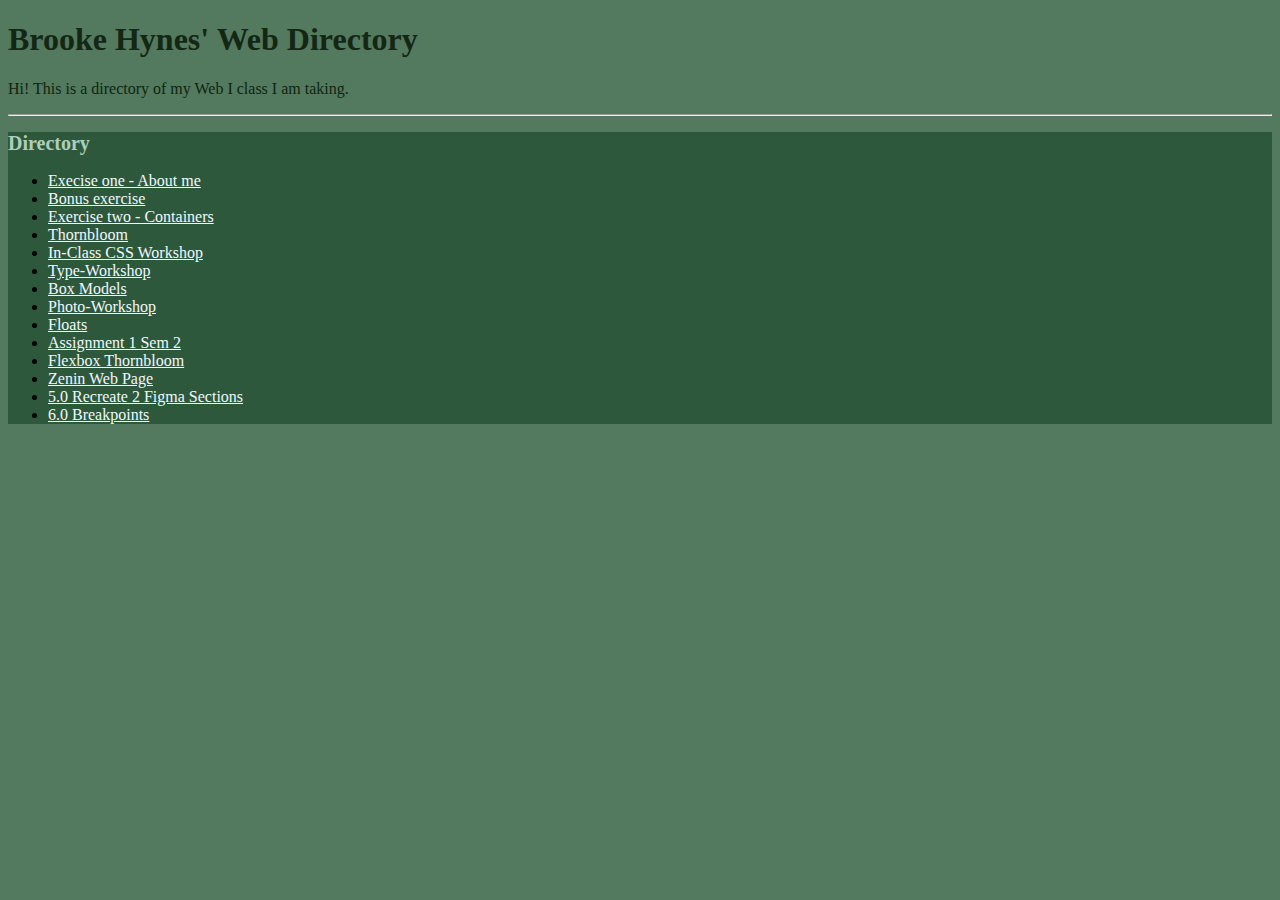
<file: index.html>
<!doctype html>
<html lang="en">
    <head>
        <meta charset="UTF-8" />
        <title>Title</title>
    </head>
    
    <body>
        <h1>Brooke Hynes' Web Directory</h1>
        <p>Hi! This is a directory of my Web I class I am taking.</p>
        <hr/>
        
        <link rel="stylesheet" href="css/styles.css" />
        
       <div class="box-bg">
        <h2>Directory</h2>
        
        <ul>
            <li>
                <a href="exercise-one/index.html">Execise one - About me</a>
            </li>
            <li>
                <a href="bonus-exercise/index.html">Bonus exercise</a>
            </li>
            <li>
                <a href="exercise-two/index.html">Exercise two - Containers</a>
            </li>
            <li>
            <a href="exercise-3-thornbloom/Index.html">Thornbloom</a>
            </li>
            <li>
            <a href="linking-css/index.html">In-Class CSS Workshop</a>
            </li>
            <li>
            <a href="type-workshop/type.html">Type-Workshop</a>
            </li>
            <li>
            <a href="Box-Model/box.html">Box Models</a>
            </li>
            <li>
            <a href="photo-workshop/Photo.html"> Photo-Workshop</a>
            </li>
            <li>
            <a href="floats/float.html"> Floats</a>
            </li>
            <li>
            <a href="assignment-one-sem2/index.html"> Assignment 1 Sem 2</a>
            </li>
            <li>
            <a href="thornbloom-flex/index.html">Flexbox Thornbloom</a>
            </li>
            <li>
            <a href="zenin/index.html">Zenin Web Page</a>
            </li>
            <li>
            <a href="flex-sections-rebuild/index.html">5.0 Recreate 2 Figma Sections</a>
            </li>
            <li>
            <a href="Provided-Site/index.html">6.0 Breakpoints</a>
            </li>
         </ul>
        </div>
    </body>
    
</html>
</file>
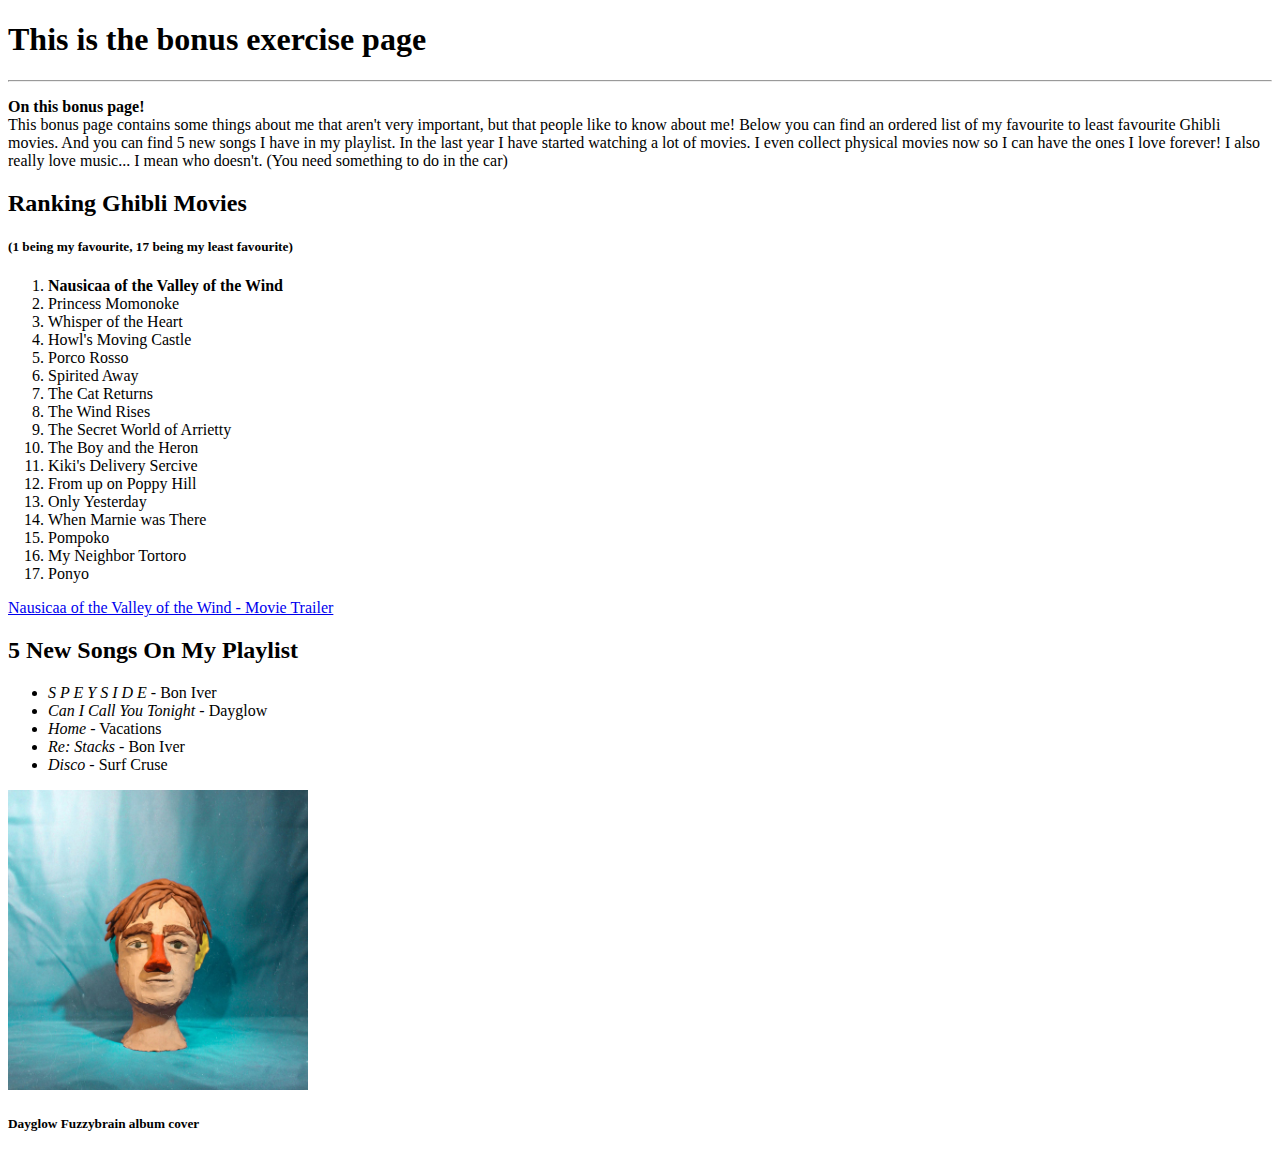
<file: Index.html>
<!DOCTYPE html>
<html lang="en">
    <head>
        <meta charset="UTF-8" />
        <title>Title</title>
    </head>
    <body>
        <h1>This is the bonus exercise page</h1>
        
        <hr>
        <p><strong>On this bonus page!</strong> <br> This bonus page contains some things about me that aren't very important, but that people like to know about me! Below you can find an ordered list of my favourite to least favourite Ghibli movies. And you can find 5 new songs I have in my playlist. In the last year I have started watching a lot of movies. I even collect physical movies now so I can have the ones I love forever! I also really love music... I mean who doesn't. (You need something to do in the car) 
            
        <h2>Ranking Ghibli Movies</h2>
        
        <h5>(1 being my favourite, 17 being my least favourite)</h5>
        
        <!--I love all the Ghibli movies so this is a really hard list to make-->
        
        <ol>
            <li><strong>Nausicaa of the Valley of the Wind</strong></li>
            <li>Princess Momonoke</li>
            <li>Whisper of the Heart</li>
            <li>Howl's Moving Castle</li>
            <li>Porco Rosso</li>
            <li>Spirited Away</li>
            <li>The Cat Returns</li>
            <li>The Wind Rises</li>
            <li>The Secret World of Arrietty</li>
            <li>The Boy and the Heron</li>
            <li>Kiki's Delivery Sercive</li>
            <li>From up on Poppy Hill</li>
            <li>Only Yesterday</li>
            <li>When Marnie was There</li>
            <li>Pompoko</li>
            <li>My Neighbor Tortoro</li>
            <li>Ponyo</li>
        </ol>
        
        <a href="https://www.youtube.com/watch?v=6zhLBe319KE">Nausicaa of the Valley of the Wind - Movie Trailer</a>
        
        <h2>5 New Songs On My Playlist</h2>
        
        <ul>
            <li><em>S P E Y S I D E</em> - Bon Iver</li>
            <li><em>Can I Call You Tonight</em> - Dayglow</li>
            <li><em>Home</em> - Vacations</li>
            <li><em>Re: Stacks</em> - Bon Iver</li>
            <li><em>Disco</em> - Surf Cruse</li>
        
        </ul>
        
        <img src="assets/Dayglow.jpeg" alt="Dayglow Fuzzybrain Album Cover" width=300 height=300>
        <h5>Dayglow Fuzzybrain album cover</h5>
        
        
        
        
    </body>
</html>
</file>
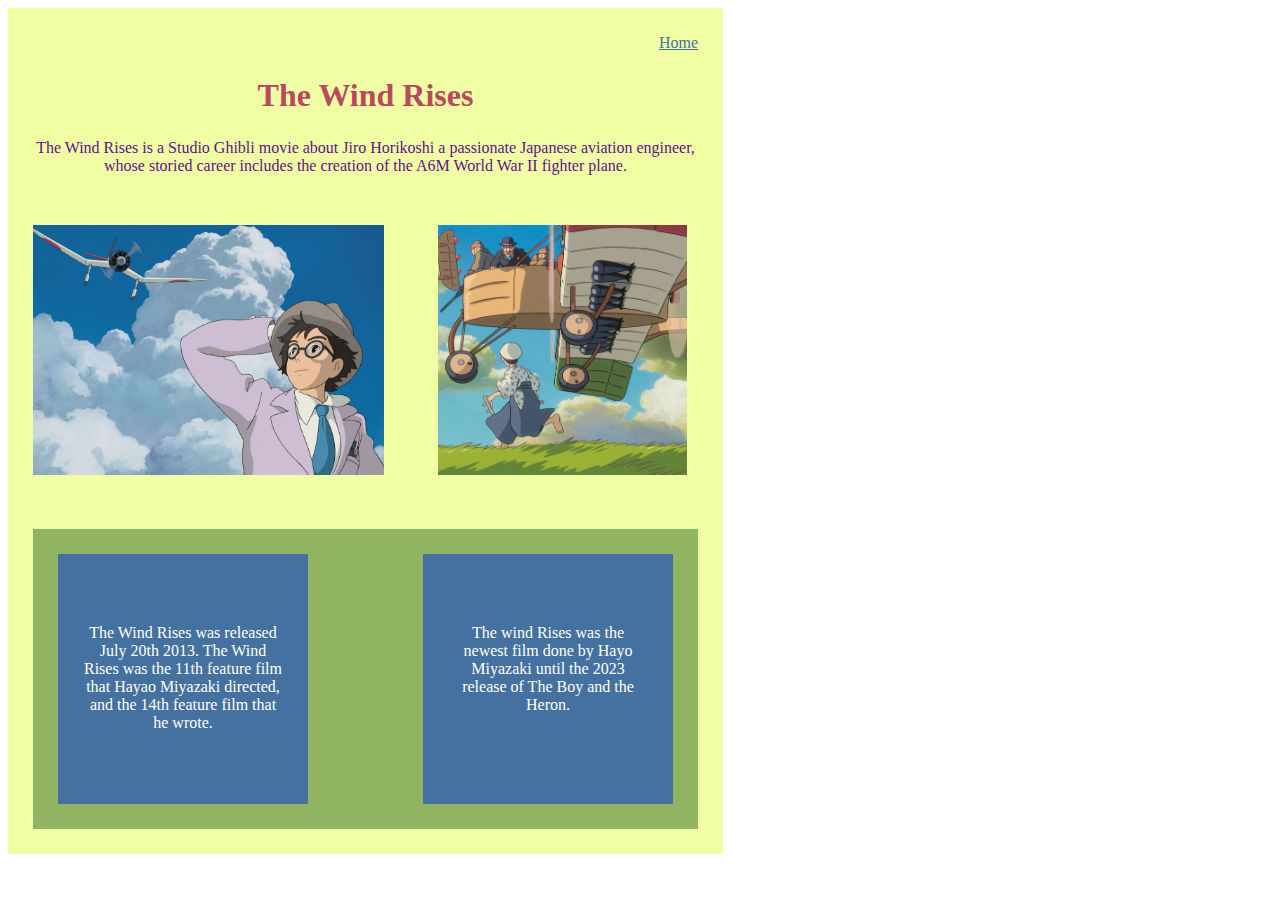
<file: assignment-one-sem2/index.html>
<!doctype html>
<html lang="en">
    <head>
        <meta charset="UTF-8" />
        <title>Title</title>
        <link rel="stylesheet" href="css/styles.css" />
    </head>
    <body>
        <div class="yellow-background">
            <nav class="navigation">
                <a href="../index.html">Home</a>
            </nav>
            <h1>The Wind Rises</h1>

            <p class="p1">
                The Wind Rises is a Studio Ghibli movie about Jiro Horikoshi a passionate Japanese aviation engineer,
                whose storied career includes the creation of the A6M World War II fighter plane.
            </p>

            <img class="movie-photo-1" src="assets/the-wind-rises-jiro.jpg" alt="Jiro looking at a plane" />

            <img class="movie-photo-2" src="assets/twr.jpg" alt="man chasing plane" />

            <div class="green-container">
                <div class="blue-box-one">
                    <p class="p2">
                        The Wind Rises was released July 20th 2013. The Wind Rises was the 11th feature film that Hayao
                        Miyazaki directed, and the 14th feature film that he wrote.
                    </p>
                </div>
                <div class="blue-box-two">
                    <p class="p3">
                        The wind Rises was the newest film done by Hayo Miyazaki until the 2023 release of The Boy and
                        the Heron.
                    </p>
                </div>
            </div>
        </div>
    </body>
</html>
</file>
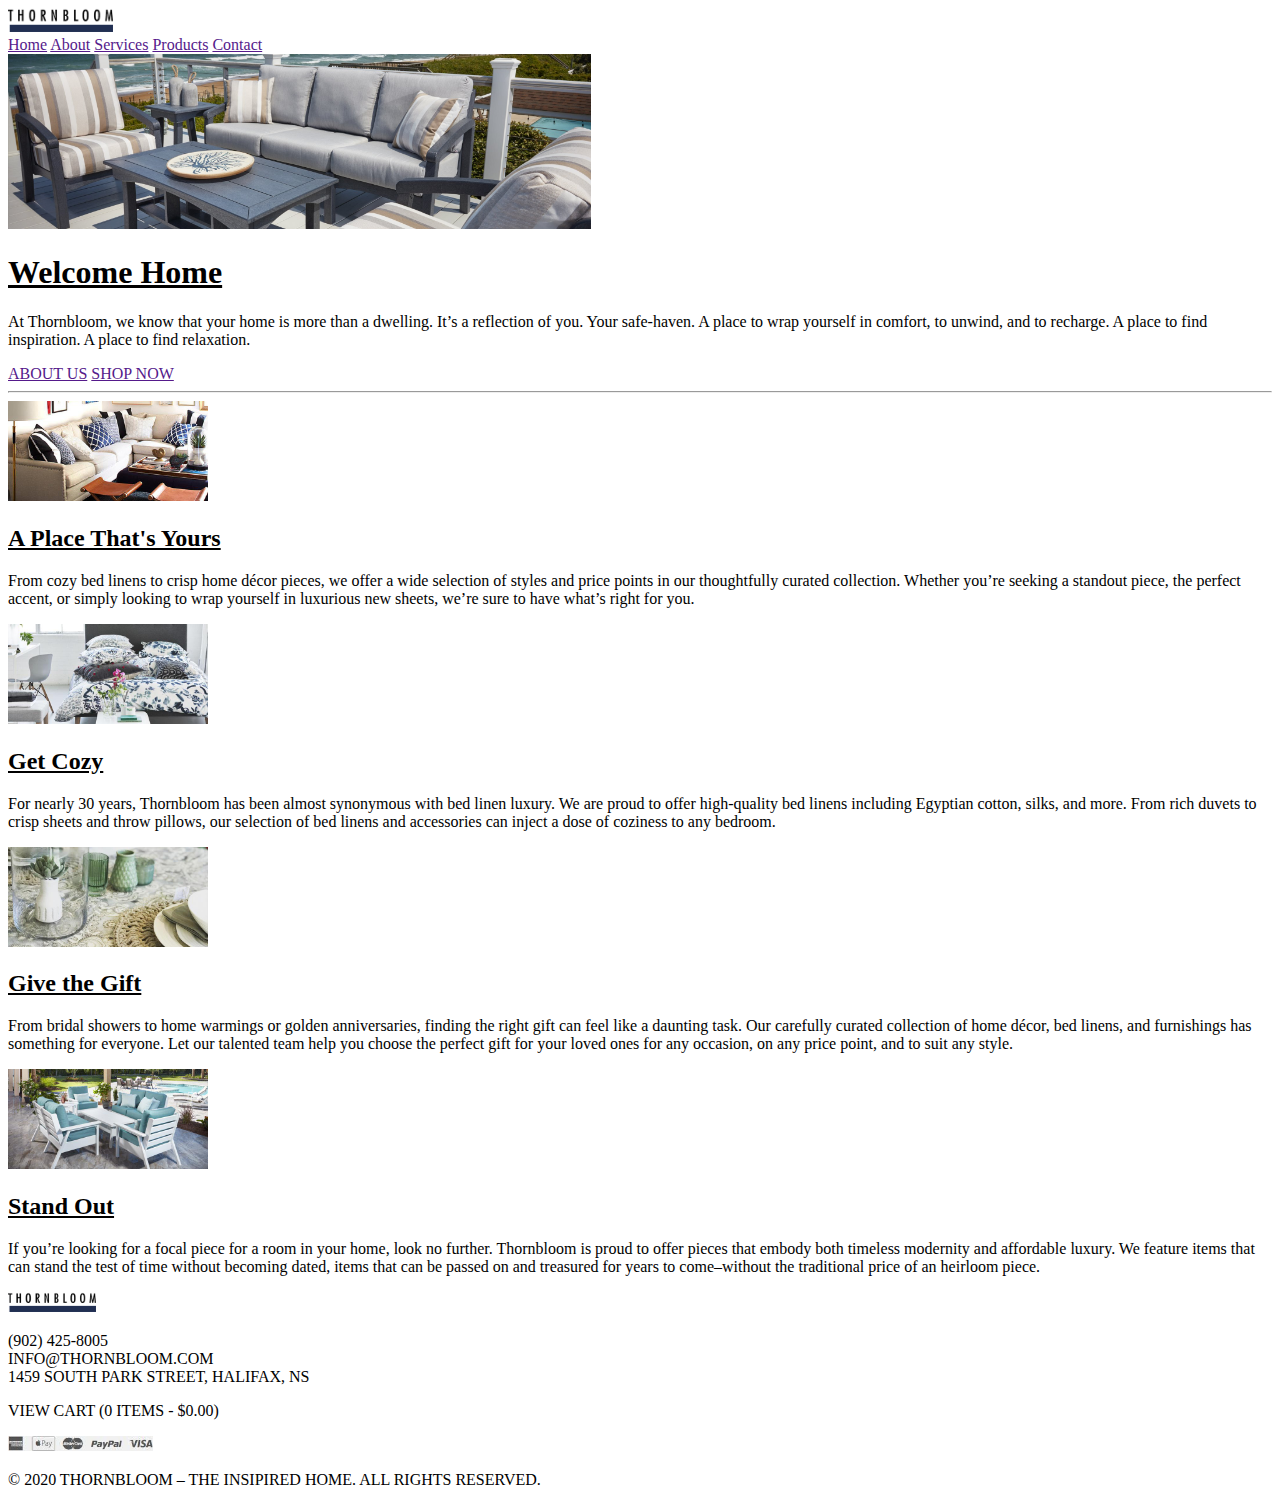
<file: exercise-3-thornbloom/Index.html>
<!doctype html>
<html lang="en">
    <head>
        <meta charset="UTF-8" />
        <title>Title</title>
    </head>
    <body>
        <!-- navigation bar -->
        <div>
            <img src="assets/thornbloom-logo.png" height="24px" alt="thornbloom logo" />
            <nav>
                <a href="">Home</a> <a href="">About</a> <a href="">Services</a> <a href="">Products</a>
                <a href="">Contact</a>
            </nav>
            <img src="assets/banner-img.jpg" height="175px" alt="Deck chairs banne" />
        </div>

        <!--hero section-->
        <header>
            <h1><u>Welcome Home</u></h1>
        </header>
        <div>
            <p>
                At Thornbloom, we know that your home is more than a dwelling. It’s a reflection of you. Your
                safe-haven. A place to wrap yourself in comfort, to unwind, and to recharge. A place to find
                inspiration. A place to find relaxation.
            </p>
        </div>
        <!-- navigation bar -->
        <nav>
            <a href="">ABOUT US</a>
            <a href="">SHOP NOW</a>
        </nav>

        <hr />

        <!--main content-->
        <main>
            <!--card one-->
            <section>
                <img src="assets/callout-img-01.jpg" height="100px" alt="calloutimg1" />
                <h2><u>A Place That's Yours</u></h2>
                <p>
                    From cozy bed linens to crisp home décor pieces, we offer a wide selection of styles and price
                    points in our thoughtfully curated collection. Whether you’re seeking a standout piece, the perfect
                    accent, or simply looking to wrap yourself in luxurious new sheets, we’re sure to have what’s right
                    for you.
                </p>
            </section>
            <!-- card two-->
            <section>
                <img src="assets/callout-img-02.jpg" height="100px" alt="calloutimg2" />
                <h2><u>Get Cozy</u></h2>
                <p>
                    For nearly 30 years, Thornbloom has been almost synonymous with bed linen luxury. We are proud to
                    offer high-quality bed linens including Egyptian cotton, silks, and more. From rich duvets to crisp
                    sheets and throw pillows, our selection of bed linens and accessories can inject a dose of coziness
                    to any bedroom.
                </p>
            </section>
            <!-- card three -->
            <section>
                <img src="assets/callout-img-03.jpg" height="100px" alt="aloutimg3" />
                <h2><u>Give the Gift</u></h2>
                <p>
                    From bridal showers to home warmings or golden anniversaries, finding the right gift can feel like a
                    daunting task. Our carefully curated collection of home décor, bed linens, and furnishings has
                    something for everyone. Let our talented team help you choose the perfect gift for your loved ones
                    for any occasion, on any price point, and to suit any style.
                </p>
            </section>
            <!-- card four -->
            <section>
                <img src="assets/callout-img-04.jpg" height="100px" alt="calloutimg4" />
                <h2><u>Stand Out</u></h2>
                <p>
                    If you’re looking for a focal piece for a room in your home, look no further. Thornbloom is proud to
                    offer pieces that embody both timeless modernity and affordable luxury. We feature items that can
                    stand the test of time without becoming dated, items that can be passed on and treasured for years
                    to come–without the traditional price of an heirloom piece.
                </p>
            </section>
        </main>
        
        <!-- footer -->
        <footer>
            <img src="assets/thornbloom-logo.png" height="20px" alt="thornbloom logo footer" />
            <p>
                (902) 425-8005 <br />
                INFO@THORNBLOOM.COM <br />
                1459 SOUTH PARK STREET, HALIFAX, NS
            </p>

            <p>VIEW CART (0 ITEMS - $0.00)</p>
            <img src="assets/payment-icons.jpg" height="15px" alt="payment icons" />

            <p>© 2020 THORNBLOOM – THE INSIPIRED HOME. ALL RIGHTS RESERVED.</p>
        </footer>
    </body>
</html>
</file>
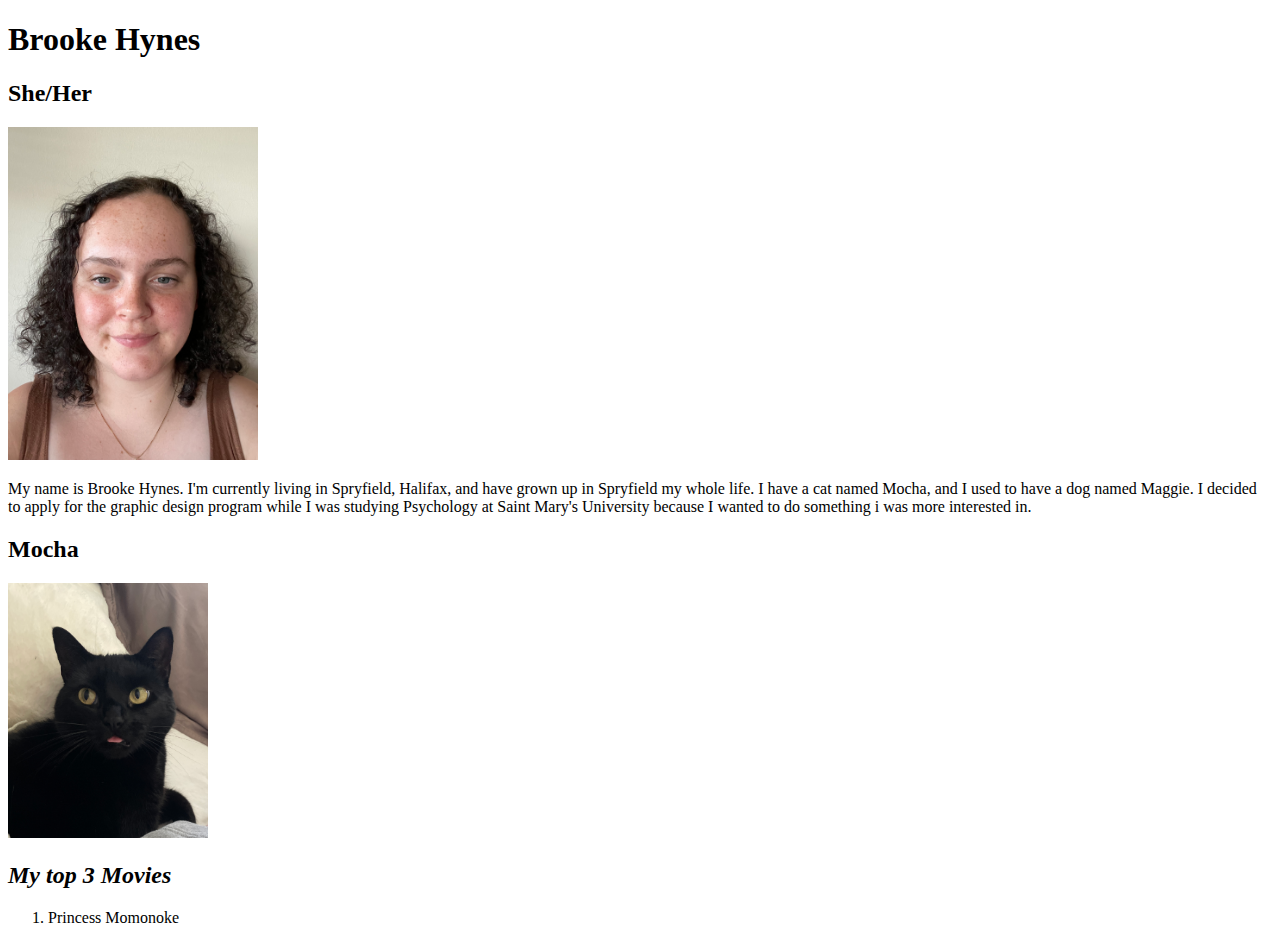
<file: Exercise-one/Index.html>
<!DOCTYPE html>
<html lang="en">
    <head>
        <meta charset="UTF-8" />
        <title>Title</title>
    </head>
    <body>
        <h1>Brooke Hynes</h1>
        <h2>She/Her</h2>
        <img src="assets/Brooke.jpg" width="250px" alt="Brooke Hynes">
        <p>My name is Brooke Hynes. I'm currently living in Spryfield, Halifax, and have grown up in Spryfield my whole life. I have a cat named Mocha, and I used to have a dog named Maggie. I decided to apply for the graphic design program while I was studying Psychology at Saint Mary's University because I wanted to do something i was more interested in. </p>
        <h2>Mocha</h2>
        <img src="assets/Mocha.jpg" width="200px" alt= "Cat Mocha">
        <h2><em>My top 3 Movies</em></h2>
        <ol>
            <li>Princess Momonoke</li>
            
        </ol>
        
        
    </body>
</html>
</file>
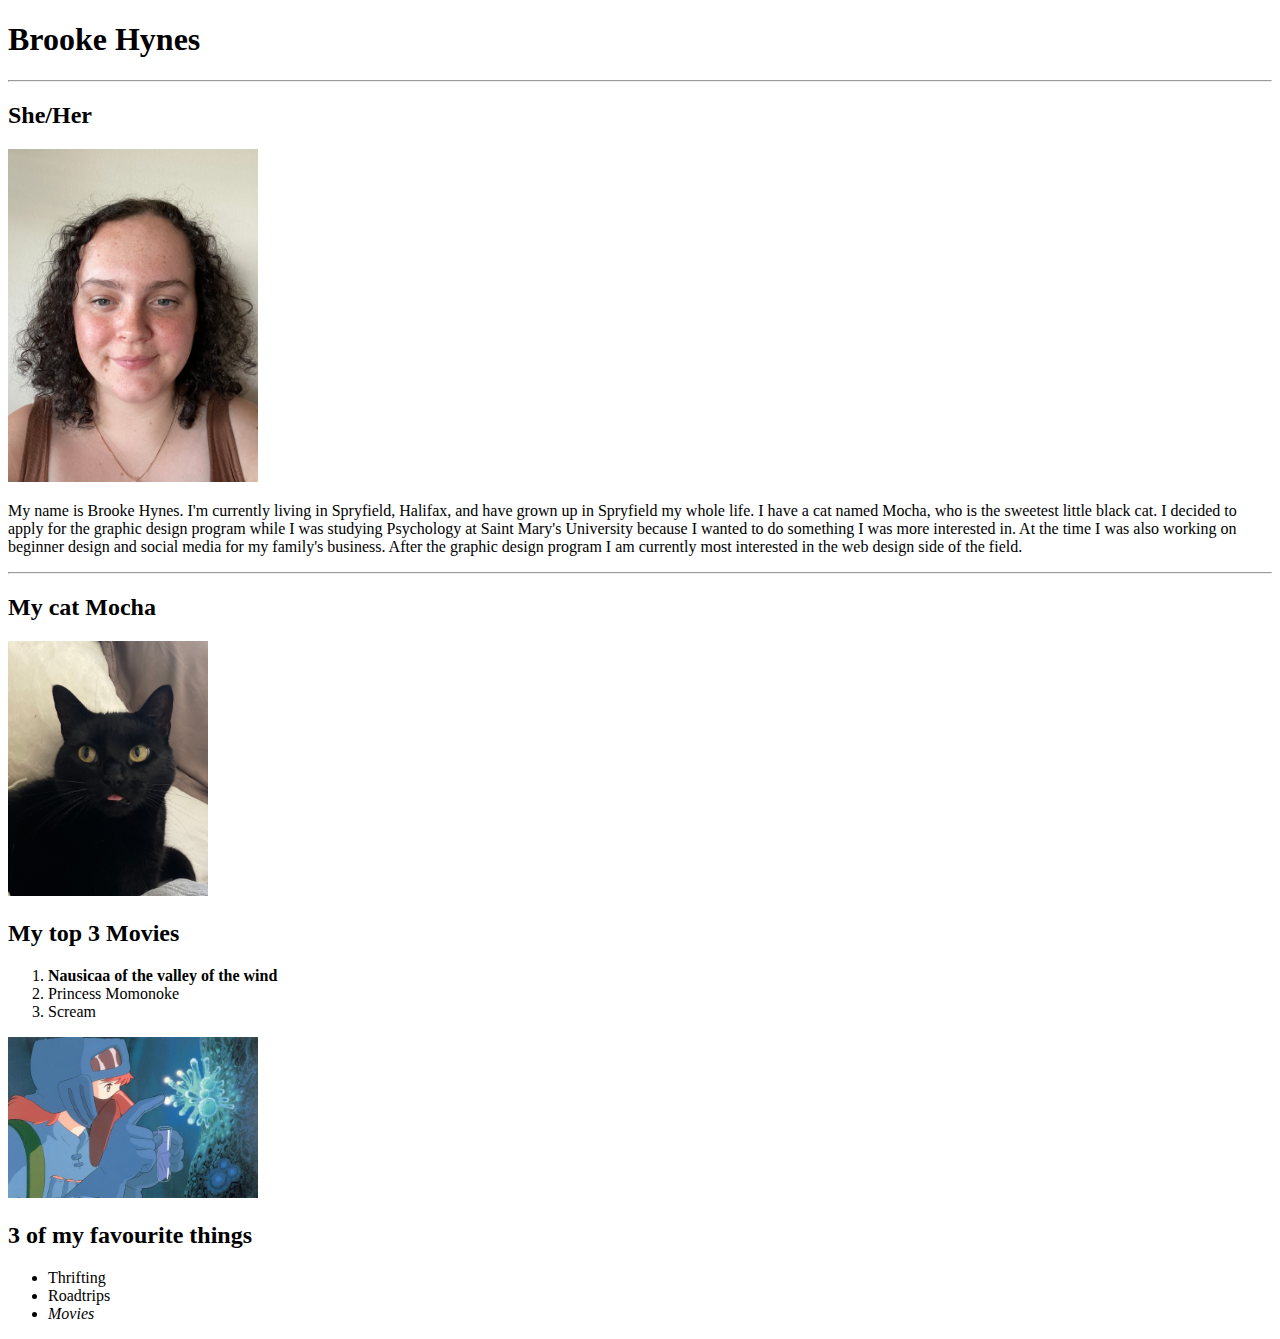
<file: Exercise-one/index.html>
<!DOCTYPE html>
<html lang="en">
    <head>
        <meta charset="UTF-8" />
        <title>Title</title>
    </head>
    <body>
        <h1>Brooke Hynes</h1>
        <hr>
        <h2>She/Her</h2>
        <img src="assets/Brooke.jpg" width="250px" alt="Brooke Hynes">
        <p>My name is Brooke Hynes. I'm currently living in Spryfield, Halifax, and have grown up in Spryfield my whole life. I have a cat named Mocha, who is the sweetest little black cat. I decided to apply for the graphic design program while I was studying Psychology at Saint Mary's University because I wanted to do something I was more interested in. At the time I was also working on beginner design and social media for my family's business. After the graphic design program I am currently most interested in the web design side of the field. </p>
       <hr>
        <h2>My cat Mocha</h2>
        <img src="assets/Mocha.jpg" width="200px" alt= "Cat Mocha">
        <h2>My top 3 Movies</h2>
        <ol>
            <li><strong>Nausicaa of the valley of the wind</strong></li>
            <li>Princess Momonoke</li>
            <li>Scream</li>
        </ol>
        <img src="assets/1200_Miyazaki_Nausicaa-of-the-Valley-of-the-Wind_001.jpg" width="250px" alt= "Nausicaa movie picture">
        
        <h2>3 of my favourite things</h2>
        <ul>
            <li>Thrifting</li>
            <li>Roadtrips</li>
            <li><em>Movies</em></li>
        </ul>
        
        
    </body>
</html>
</file>
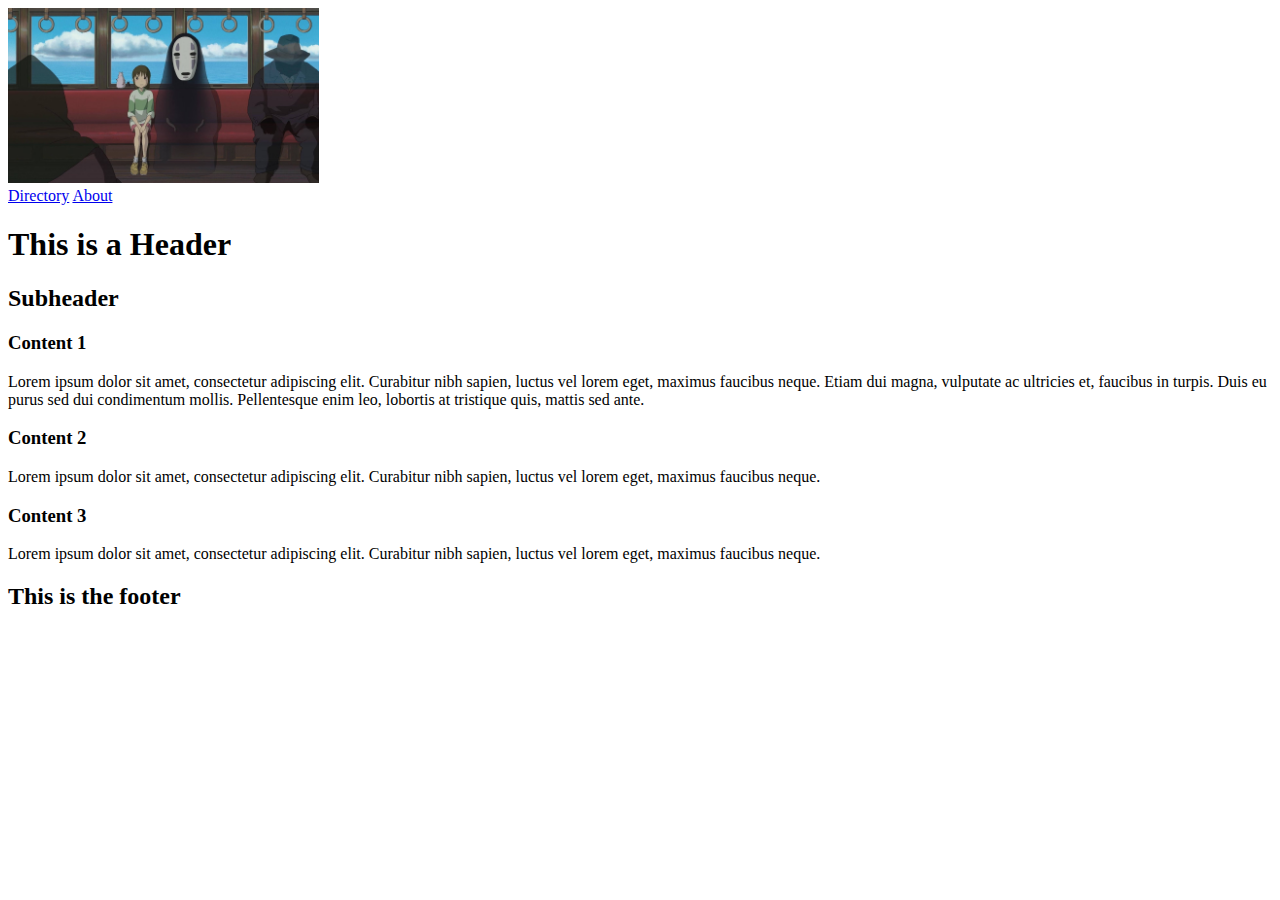
<file: exercise-two/index.html>
<!DOCTYPE html>
<html lang="en">
    <head>
        <meta charset="UTF-8" />
        <title>Container Workshop</title>
    </head>
    
    <body>
        
        <!-- Navigation Bar -->
        <div>
            <img src="assets/spirited%20away%20train.jpeg" height="175px" alt="Chihiro and No-Face on train">
            <!-- Navigation-->
            <nav>
                <a href="../index.html">Directory</a>
                <a href="../exercise-one/index.html">About</a>
            </nav>
        </div>
        
        <!-- Hero Section -->
        <header>
            <h1>This is a Header</h1>
            <h2>Subheader</h2>
        </header>
        
        <!-- Main Content -->
        <main>
            <!-- One Column -->
            <section>
                 <h3>Content 1</h3>
                 <p>Lorem ipsum dolor sit amet, consectetur adipiscing elit. Curabitur nibh sapien, luctus vel lorem eget, maximus faucibus neque. Etiam dui magna, vulputate ac ultricies et, faucibus in turpis. Duis eu purus sed dui condimentum mollis. Pellentesque enim leo, lobortis at tristique quis, mattis sed ante.</p>
            </section>
            <!-- Two Columns -->
            <section>
                <!-- Card One -->
                <div>
                    <h3>Content 2</h3>
                    <p>Lorem ipsum dolor sit amet, consectetur adipiscing elit. Curabitur nibh sapien, luctus vel lorem eget, maximus faucibus neque.</p>
                </div>
                <!-- Card Two -->
                <div>
                    <h3>Content 3</h3>
                    <p>Lorem ipsum dolor sit amet, consectetur adipiscing elit. Curabitur nibh sapien, luctus vel lorem eget, maximus faucibus neque.</p>
                </div>
            </section>
        </main>
        
        <!-- Footer -->
        <footer>
        <h2>This is the footer</h2>
        </footer>
        
    </body>
</html>
</file>
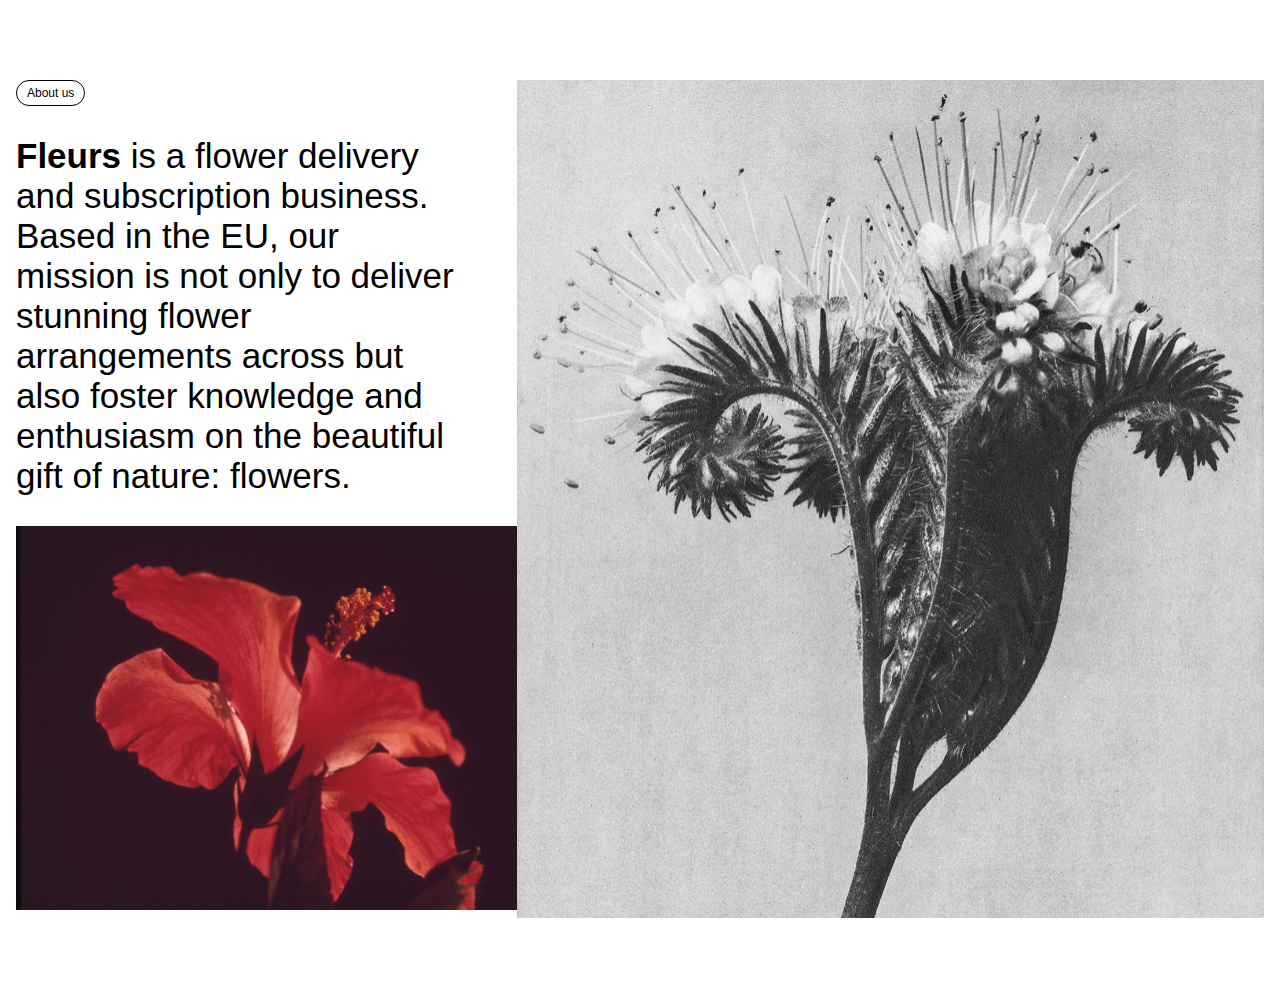
<file: flex-sections-5.0/index.html>
<!DOCTYPE html>
<html lang="en">
    <head>
        <meta charset="UTF-8" />
        <title>Title</title>
    </head>
    <link rel="stylesheet" href="styles.css" />
    <body>
        <section>
            <div class="inner-frame">
                <div class="column-one">
                <p class="badge">About us</p>
                <p><strong>Fleurs</strong> is a flower delivery and subscription business. Based in the EU, our mission is not only to deliver stunning flower arrangements across but also foster knowledge and enthusiasm on the beautiful gift of nature: flowers.</p>
                <img alt="flower" src="assets/grid-flower-1.jpg" />   
                </div>
                <img alt="flower" class="column-two" src="assets/grid-flower-2.jpg"/>
            </div>
            
        </section>
        
        
    </body>
</html>
</file>
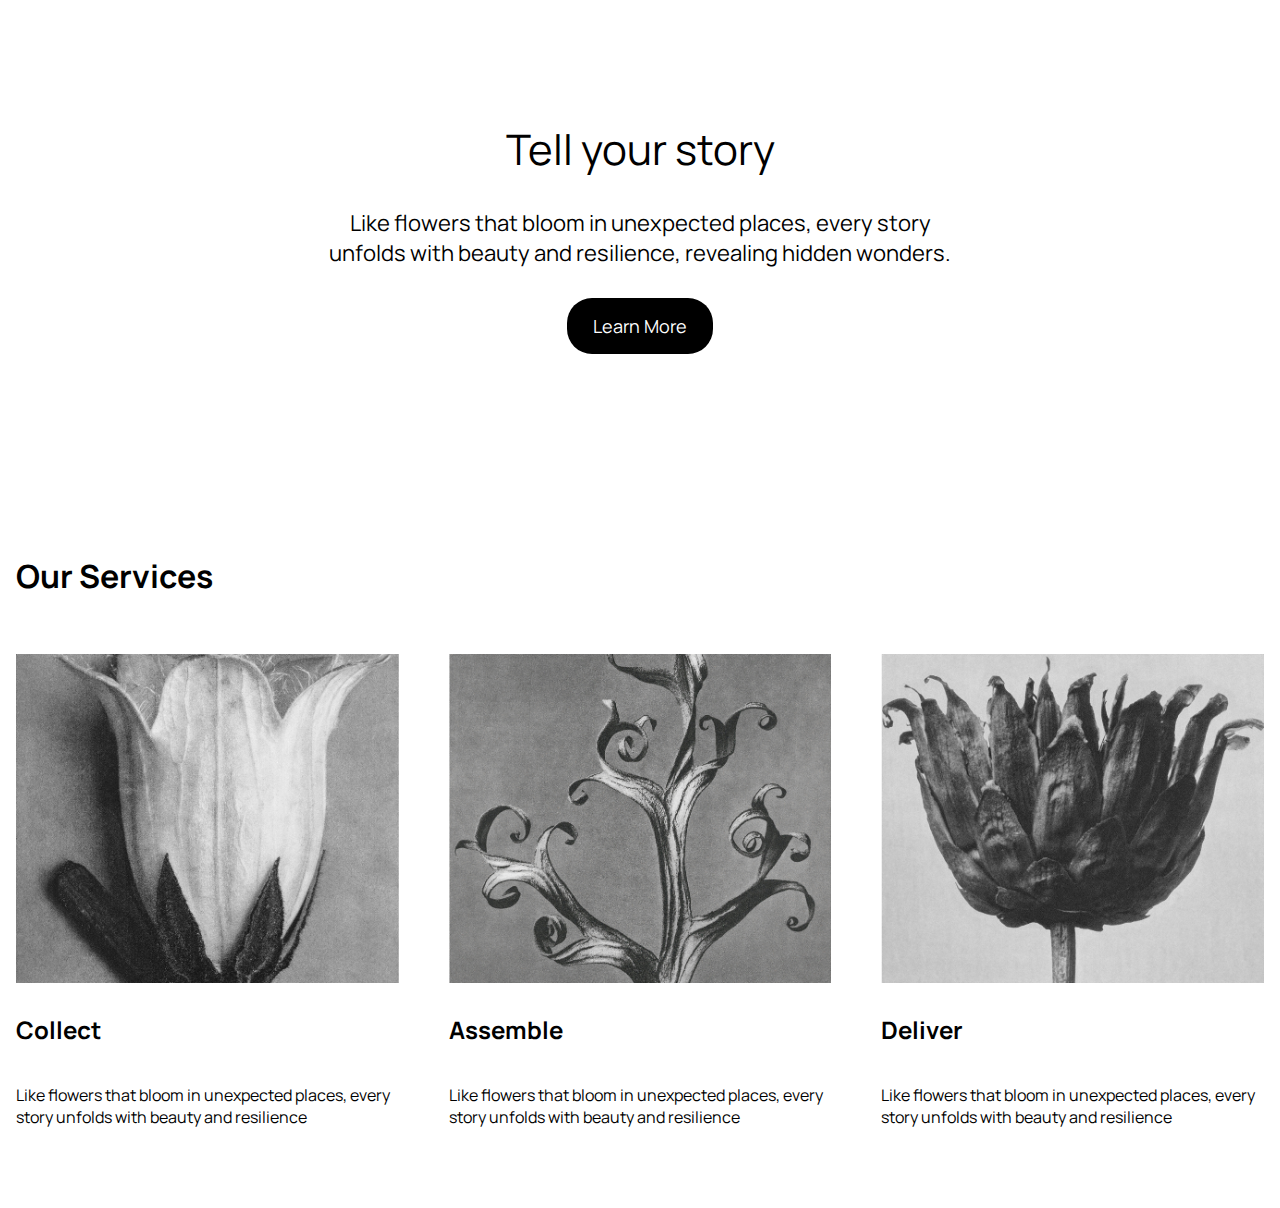
<file: flex-sections-rebuild/index.html>
<!doctype html>
<html lang="en">
    <head>
        <meta charset="UTF-8" />
        <title>Title</title>
        <link rel="stylesheet" href="styles.css" />
        <link rel="preconnect" href="https://fonts.googleapis.com" />
        <link rel="preconnect" href="https://fonts.gstatic.com" crossorigin />
        <link href="https://fonts.googleapis.com/css2?family=Manrope:wght@200..800&display=swap" rel="stylesheet" />
    </head>
    <body>
        <section class="hero">
            <p class="hero-1">Tell your story</p>
            <p class="hero-2">
                Like flowers that bloom in unexpected places, every story unfolds with beauty and resilience, revealing
                hidden wonders.
            </p>
            <div class="button-learn">
                <p>Learn More</p>
            </div>
        </section>
        <div class="services-section">
            <div class="servicesframe">
                <h1>Our Services</h1>
                <div class="servicebox">
                    <div class="service">
                        <img alt="flower" src="assets/image-from-rawpixel-id-2222755-jpeg%202.jpg" />
                        <div class="servicetxt">
                            <h2>Collect</h2>
                            <p>
                                Like flowers that bloom in unexpected places, every story unfolds with beauty and
                                resilience
                            </p>
                        </div>
                    </div>
                    <div class="service">
                        <img alt="flower" src="assets/image-from-rawpixel-id-2224378-jpeg%202.jpg" />
                        <div class="servicetxt">
                            <h2>Assemble</h2>
                            <p>
                                Like flowers that bloom in unexpected places, every story unfolds with beauty and
                                resilience
                            </p>
                        </div>
                    </div>
                    <div class="service">
                        <img alt="flower" src="assets/image-from-rawpixel-id-2211732-jpeg%202.jpg" />
                        <div class="servicetxt">
                            <h2>Deliver</h2>
                            <p>
                                Like flowers that bloom in unexpected places, every story unfolds with beauty and
                                resilience
                            </p>
                        </div>
                    </div>
                </div>
            </div>
        </div>
    </body>
</html>
</file>
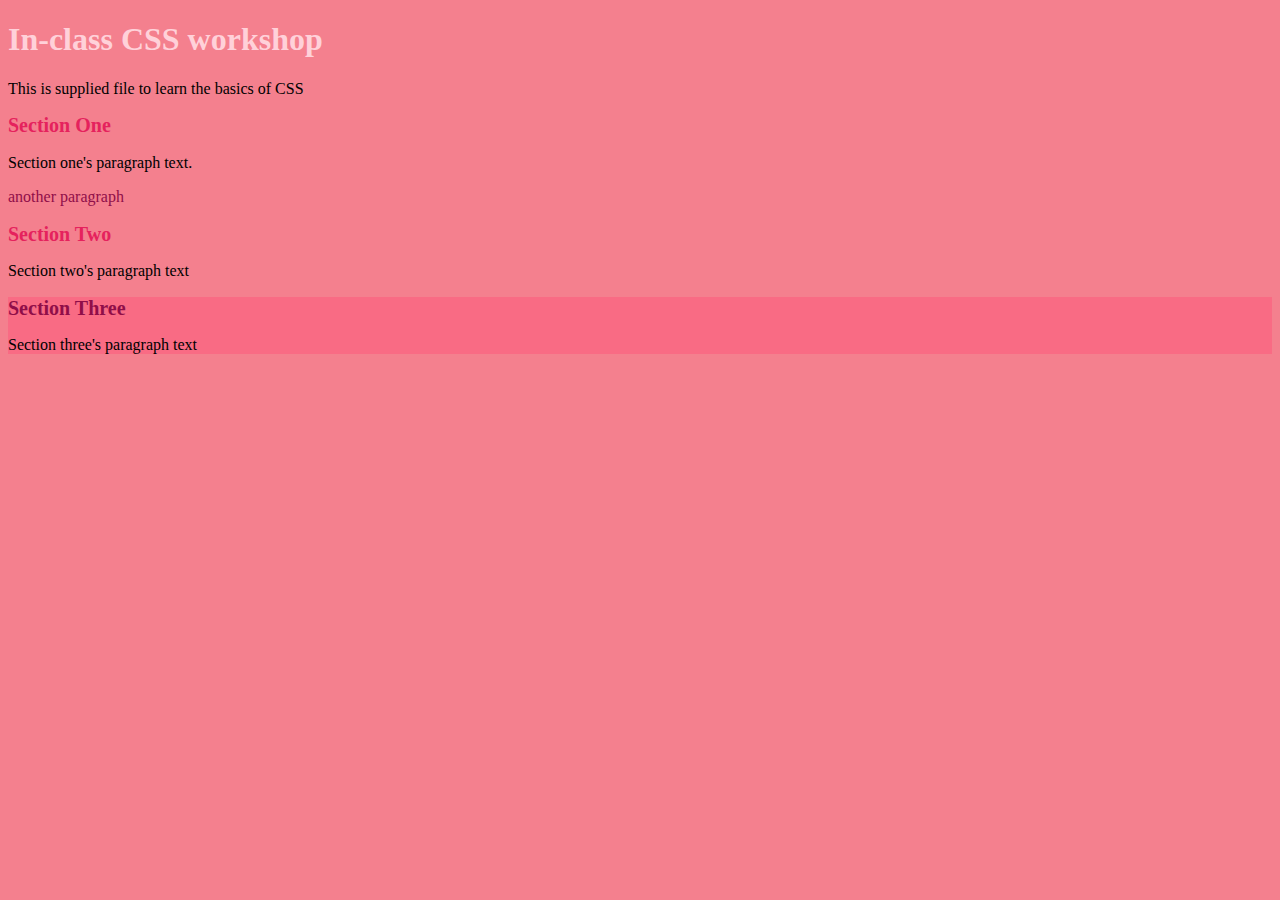
<file: linking-css/index.html>
<!DOCTYPE html>
<html lang="en">
    <head>
        <meta charset="UTF-8" />
        <title>In-class CSS Workshop</title>
        <link rel="stylesheet" href="css/styles.css" />
    </head>
    <body>
    
        <div>
            <h1>In-class CSS workshop</h1>
            <p>This is supplied file to learn the basics of CSS</p>
        </div>
        
        <section>
            <h2>Section One</h2>
            <p>Section one's paragraph text.</p>
            <p class="green-text">another paragraph</p>
        </section>
        
        <section>
            <h2>Section Two</h2>
            <p>Section two's paragraph text</p>
        </section>
        
        <div class="pink-bg">
            <h2 class="green-text">Section Three</h2>
            <p>Section three's paragraph text</p>
        </div>
    
    </body>
</html>
</file>
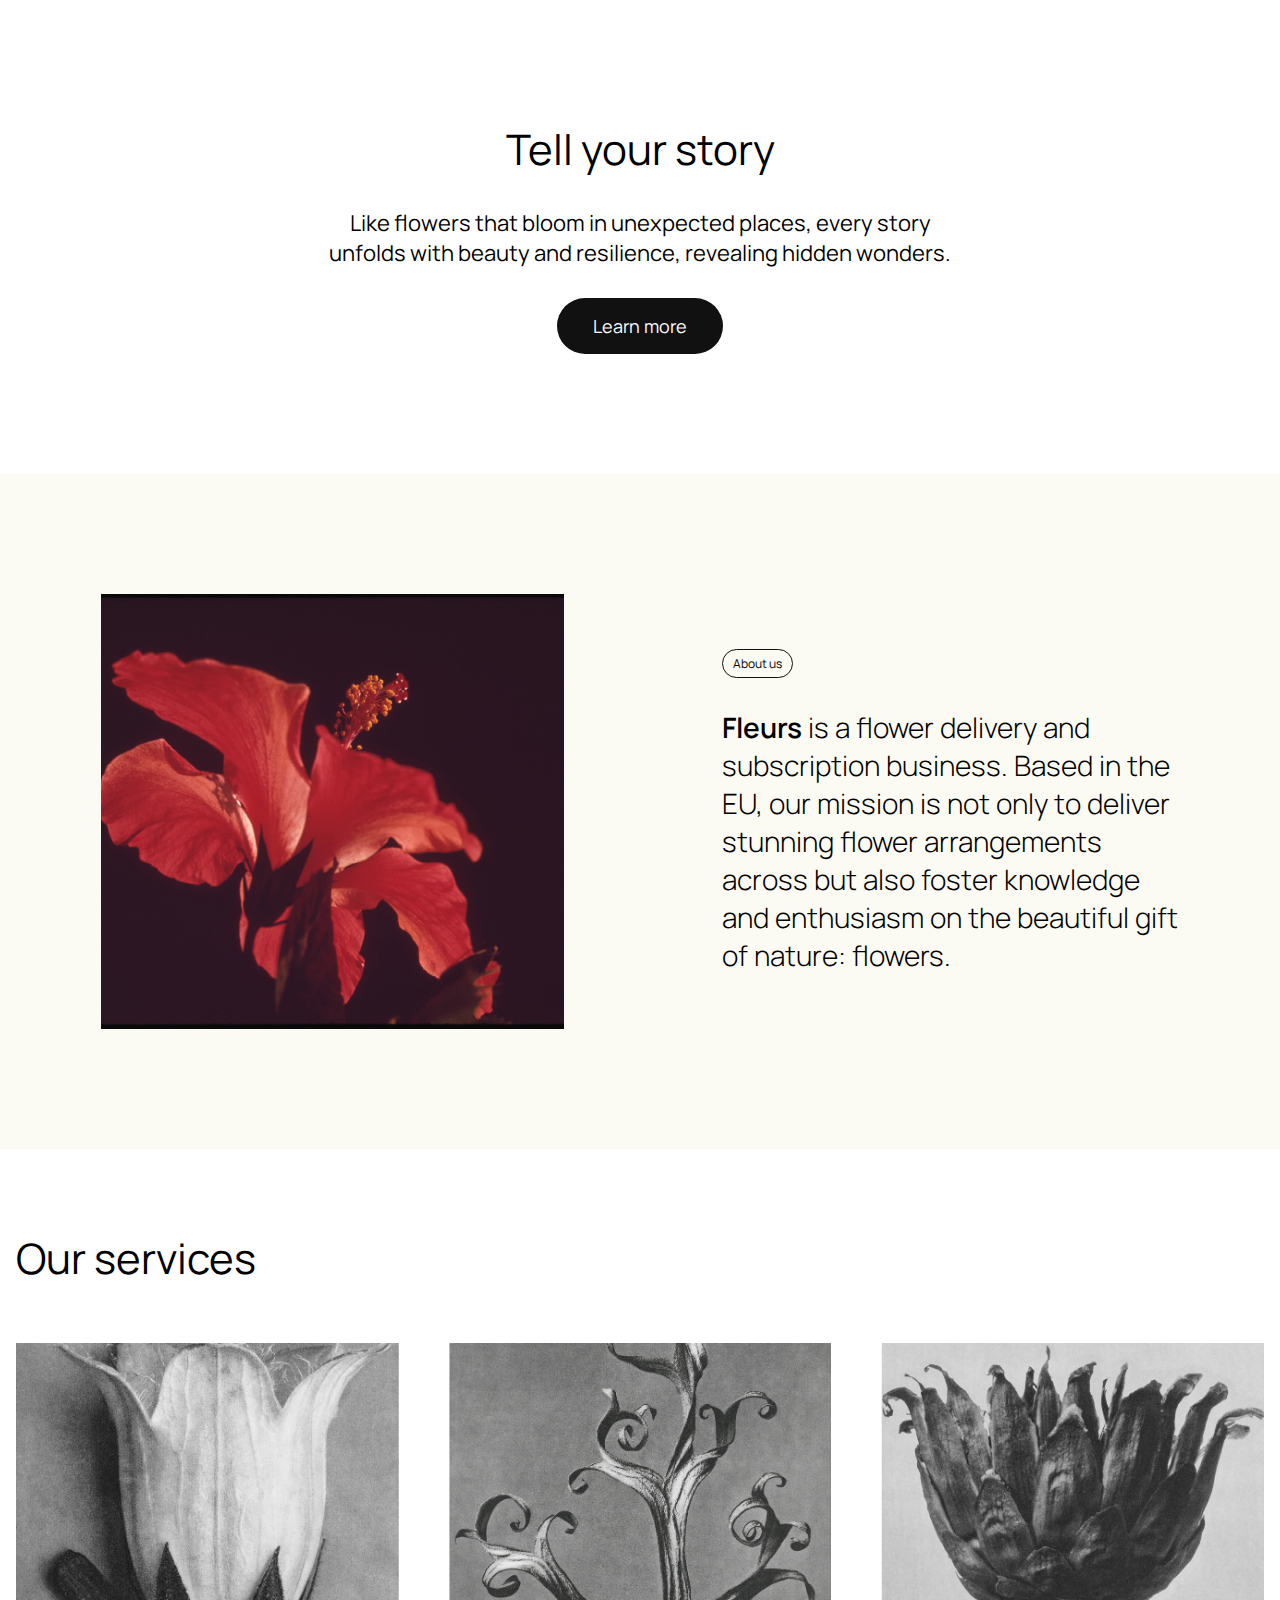
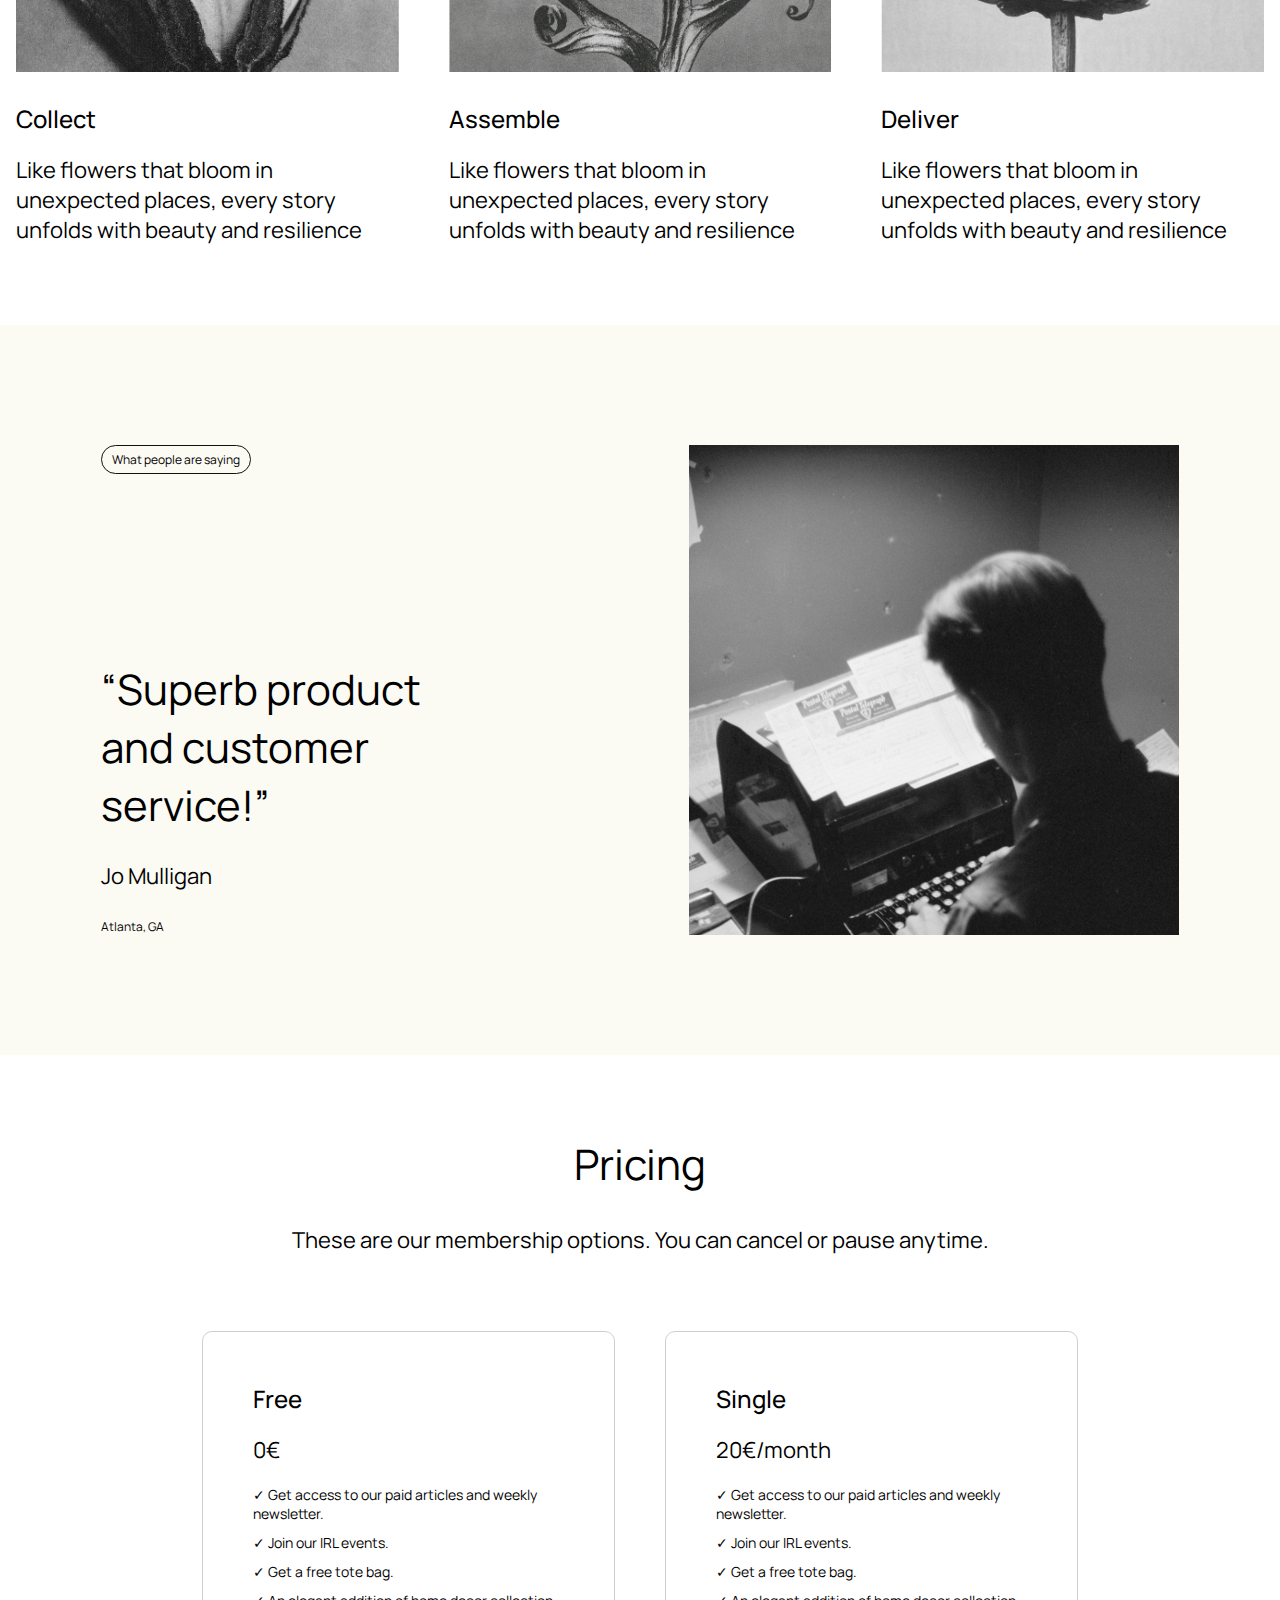
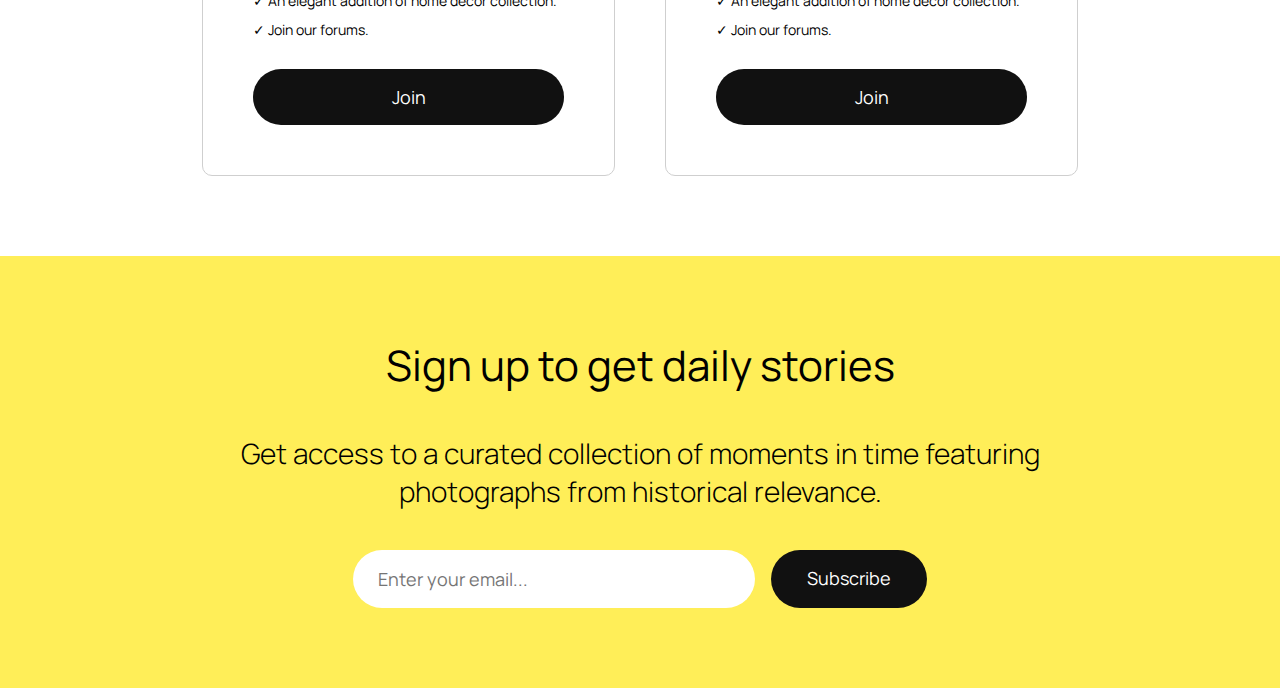
<file: Provided-Site/index.html>
<!DOCTYPE html>
<html lang="en">
    <head>
        <meta charset="UTF-8" />
        <title>Stories</title>
        <link rel="stylesheet" href="css/styles.css"/>
        <link rel="preconnect" href="https://fonts.googleapis.com"/>
        <link rel="preconnect" href="https://fonts.gstatic.com" crossorigin.>
        <link href="https://fonts.googleapis.com/css2?family=Manrope:wght@200..800&display=swap" rel="stylesheet"/>
    </head>
    <body>
        <!-- Hero Section -->
        <section class="hero">
            <h1>Tell your story</h1>
            <p>Like flowers that bloom in unexpected places, every story unfolds with beauty and resilience, revealing hidden wonders.</p>
            <a href="#" class="button">Learn more</a>
        </section>
        
        <!-- About Section -->
        <section class="about">
            <div class="inner-container">
                <img alt="Red Hibiscus Flower" src="images/about-us.jpg"/>
                <div class="text">
                   <p class="badge">About us</p>
                    <p class="lg-text"><strong>Fleurs</strong> is a flower delivery and subscription business. Based in the EU, our mission is not only to deliver stunning flower arrangements across but also foster knowledge and enthusiasm on the beautiful gift of nature: flowers.</p>
                </div>
            </div>
        </section>
        
        <!-- Services Section -->
        <section class="our-services">
            <div class="inner-container">
                <h2>Our services</h2>
                <div class="services">
                    <div class="service">
                        <img alt="Tulipet" src="images/services-01.jpg"/>
                        <div class="text">
                            <h3>Collect</h3>
                            <p>Like flowers that bloom in unexpected places, every story unfolds with beauty and resilience</p>
                        </div>
                    </div>
                    
                    <div class="service">
                        <img alt="Delphinium" src="images/services-02.jpg"/>
                        <div class="text">
                            <h3>Assemble</h3>
                            <p>Like flowers that bloom in unexpected places, every story unfolds with beauty and resilience</p>
                        </div>
                    </div>
                    
                    <div class="service">
                        <img alt="Centaurea Ruthenica" src="images/services-03.jpg"/>
                        <div class="text">
                            <h3>Deliver</h3>
                            <p>Like flowers that bloom in unexpected places, every story unfolds with beauty and resilience</p>
                        </div>
                    </div>
                </div>
            </div>
        </section>
        
        <!-- Testimonial Section -->
        <section class="testimonial">
            <div class="inner-container">
                <div class="text">
                    <p class="badge">What people are saying</p>
                    <div class="quote">
                        <h2>“Superb product and customer service!”</h2>
                        <p>Jo Mulligan</p>
                        <p class="location">Atlanta, GA</p>
                    </div>
                </div>
                <img alt="Person at typewriter" src="images/testimonial.jpg"/>
            </div>
        </section>
        
        <!-- Pricing Section -->
        <section class="pricing">
            <div class="text">
                <h2>Pricing</h2>
                <p>These are our membership options. You can cancel or pause anytime.</p>
            </div>
            <div class="options">
                <div class="option">
                    <div class="text">
                        <h3>Free</h3>
                        <p>0€</p>
                        <ul>
                            <li class="list-item">✓︎ Get access to our paid articles and weekly newsletter.</li>
                            <li class="list-item">✓ Join our IRL events.</li>
                            <li class="list-item">✓ Get a free tote bag.</li>
                            <li class="list-item">✓︎ An elegant addition of home decor collection.</li>
                            <li class="list-item">✓ Join our forums.</li>
                        </ul>
                    </div>
                    <a href="#" class="button">Join</a>
                </div>
                
                <div class="option">
                    <div class="text">
                        <h3>Single</h3>
                        <p>20€/month</p>
                        <ul>
                            <li class="list-item">✓︎ Get access to our paid articles and weekly newsletter.</li>
                            <li class="list-item">✓ Join our IRL events.</li>
                            <li class="list-item">✓ Get a free tote bag.</li>
                            <li class="list-item">✓︎ An elegant addition of home decor collection.</li>
                            <li class="list-item">✓ Join our forums.</li>
                        </ul>
                    </div>
                    <a href="#" class="button">Join</a>
                </div>
            </div>
        </section>
        
        <!-- CTA: Newsletter Sign Up -->
        <section class="cta">
            <h2>Sign up to get daily stories</h2>
            <p class="lg-text">Get access to a curated collection of moments in time featuring photographs from historical relevance.</p>
            <div class="email-form">
                <input type="email" id="email" name="email" placeholder="Enter your email...">
                <a href="#" class="button">Subscribe</a>
            </div>
        </section>
    </body>
</html>
</file>
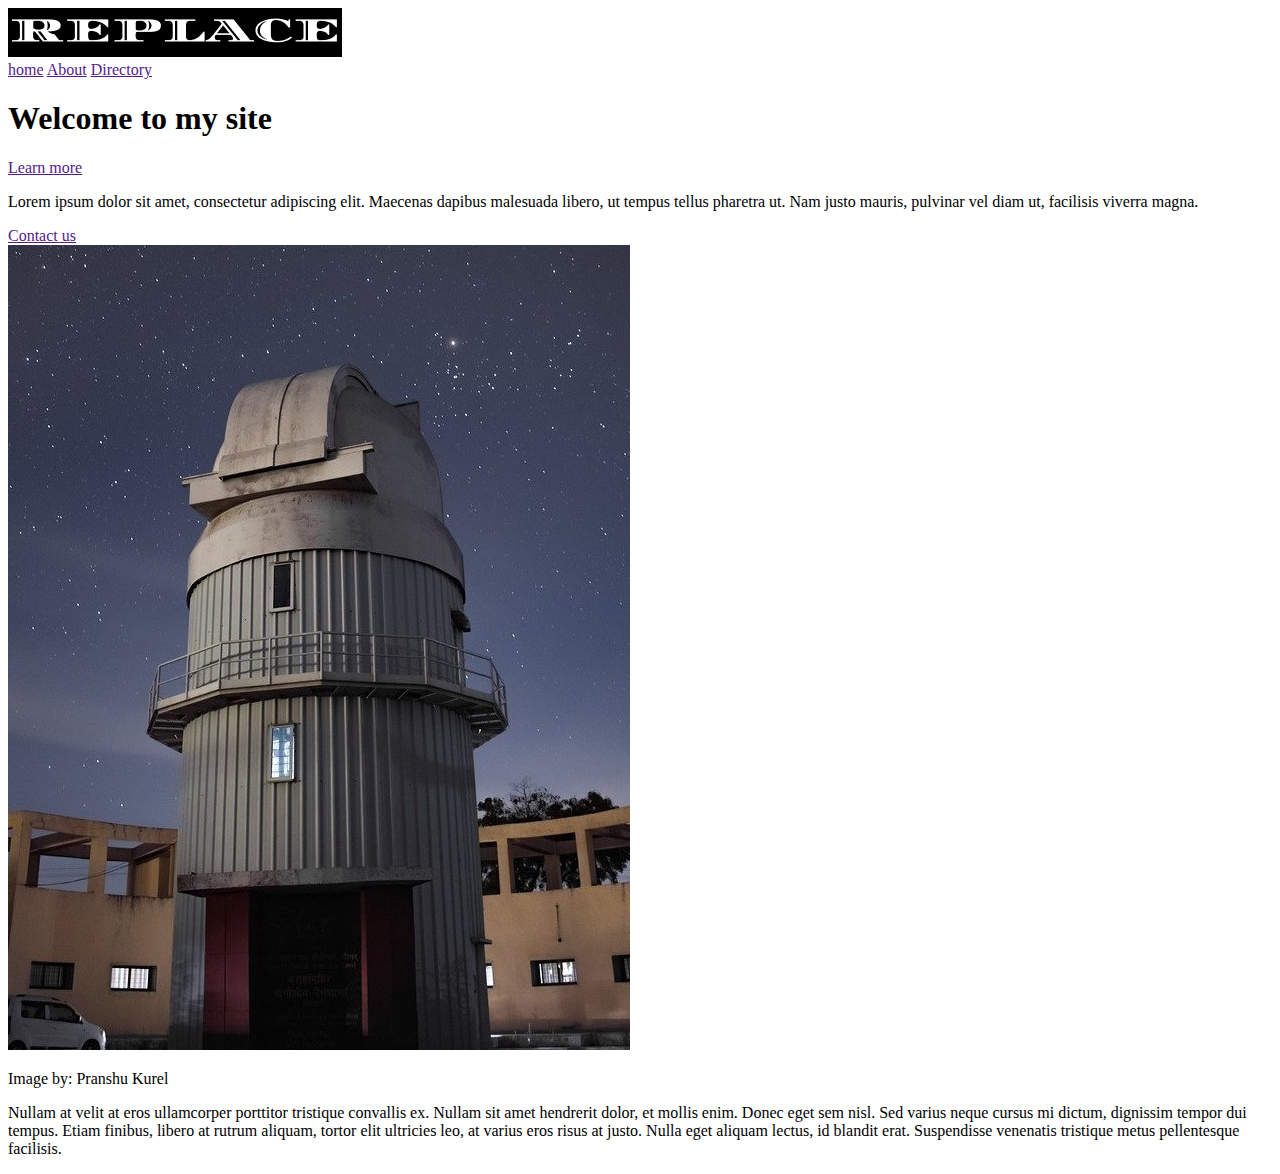
<file: supplied-assets/index.html>
<!DOCTYPE html>
<html lang="en">
    <head>
        <meta charset="UTF-8" />
        <title>Example Page</title>
    </head>
    <body>
    <!-- Navigation bar -->
        <div class="nav-bar">
            <img alt="site logo" 
            src="images/logo.jpg"/>
            <nav>
                <a href="">home</a>
                <a href="">About</a>
                <a href="">Directory</a>
            </nav>
        </div>
        
        <!-- Hero Banner -->
        <div class="hero">
            <h1>Welcome to my site</h1>
            <a href="">Learn more</a>
        </div>
        
        <!-- Main Content -->
        <main>
            <section>
                <div class="left">
                    <p>Lorem ipsum dolor sit amet, consectetur adipiscing elit. Maecenas dapibus malesuada libero, ut tempus tellus pharetra ut. Nam justo mauris, pulvinar vel diam ut, facilisis viverra magna.</p>
                    <a class="button" href="">Contact us</a>
                </div>
                <div class="right">
                    <img src="images/two-column-img.jpg" alt="observation tower"/>
                    <p class="photo-credit">Image by: Pranshu Kurel</p>
                </div>
            </section>
            <section>
                <p>Nullam at velit at eros ullamcorper porttitor tristique convallis ex. Nullam sit amet hendrerit dolor, et mollis enim. Donec eget sem nisl. Sed varius neque cursus mi dictum, dignissim tempor dui tempus. Etiam finibus, libero at rutrum aliquam, tortor elit ultricies leo, at varius eros risus at justo. Nulla eget aliquam lectus, id blandit erat. Suspendisse venenatis tristique metus pellentesque facilisis.</p>
            </section>
        </main>
    
    </body>
</html>
</file>
<file: css/styles.css>
body {
    background-color: #53795f;
}
h1 {
   color: #142714; 
}

p {
    color: #0e260e;
}

h2 {
    font-size: 20px
}
h2 {
    color: #aecebc
}

.box-bg {
    background-color: #2e583c;
}

/* unvisited link */
a:link {
  color: aliceblue;
}

/* visited link */
a:visited {
  color: #012101;
}

/* mouse over link */
a:hover {
  color: #e892f7;
}
</file>
<file: assignment-one-sem2/css/styles.css>
.yellow-background {
    background-color: #f1ffa4;
    width: 715px;
    padding-top: 0.5px;
    padding-bottom: 0.5px;
}

.navigation {
    text-align: right;
    margin: 25px;
}

/* unvisited link */
a:link {
    color: #44719f;
}

/* visited link */
a:visited {
    color: #611289;
}

/* mouse over link */
a:hover {
    color: #ba495f;
}

h1 {
    color: #ba495f;
    text-align: center;
}

.p1 {
    color: #611289;
    text-align: center;
    margin: 25px;
}

.p2 {
    color: white;
    text-align: center;
    margin: 70px 25px;
}

.p3 {
    color: white;
    text-align: center;
    margin: 70px 25px;
}

.movie-photo-1 {
    height: 250px;
    margin: 25px;
}

.movie-photo-2 {
    height: 250px;
    margin: 25px;
}

.blue-box-one {
    background-color: #44719f;
    height: 250px;
    width: 250px;
    float: left;
    text-align: center;
    margin: 25px;
}

.blue-box-two {
    background-color: #44719f;
    height: 250px;
    width: 250px;
    float: right;
    text-align: center;
    margin: 25px;
}

.green-container {
    background-color: #91b462;
    width: 665px;
    height: 300px;
    margin: 25px auto;
}
</file>
<file: flex-sections-5.0/styles.css>
*{
    padding: 0;
    margin: 0;
}

section {
    padding: 80px 16px;
    display: flex;
    justify-content: center;
}

.inner-frame {
    display: flex;
    gap: 50px; 
    max-width: 1340px;
}

.column-one {
    display: flex;
    flex-direction: column;
    gap: 30px;
    width: 100%;
    
}

img{
    width: 136%;
    object-fit: cover;
}

p{
    font-family: "Manrope", sans-serif;
    font-size: 35px;
}

.badge {
    font-size: 12px;
    padding: 5px 10px;
    border: 1px solid;
    border-radius: 20px;
    width: fit-content;
}

.column-two {
    height: 0;
    min-height: 100%;
}
</file>
<file: flex-sections-rebuild/styles.css>
*{
    padding: 0;
    margin: 0;
}

.hero {
    display: flex;
    flex-direction: column;
    padding: 120px 0;
    gap: 30px;
    justify-content: center;
    align-items: center;

    
}

.hero-1 {
    font-family: "Manrope", sans-serif;
    font-size: 42px;
}

.hero-2 {
    font-family: "Manrope", sans-serif;
    font-size: 22px;
    max-width: 644px;
    text-align: center;
}

h1{
   font-family: "Manrope", sans-serif; 
}

.button-learn{
    font-family: "Manrope", sans-serif;
    background-color: black;
    color: white;
    font-size: 18px;
    font-weight: normal;
    border-radius: 25px;
    padding: 16px 26px;
    width: fit-content;
}

.services-section{
    background-color: white;
    display: flex;
    padding: 80px 16px;
    justify-content: center;
}

.servicesframe{
    display: flex;
    flex-direction: column;
    gap: 56px;
    justify-content: center;
    align-content: center;
}

.servicebox {
    display: flex;
    flex-direction: row;
    gap: 50px;
    justify-content: center;
}

.servicetxt{
    font-family: "Manrope", sans-serif;
    display: flex;
    flex-direction: column;
    gap: 38px;
}

.service{
    display: flex;
    flex-direction: column;
    gap: 30px;
}

img{
    width: 100%;
    object-fit: cover;
}
</file>
<file: linking-css/css/styles.css>
body {
    background-color: #f4808e;
}

h1 {
    color:#ffd1d9;
}

h2 {
    font-size: 20px
}

section h2 {
    color:#e5225d;
}

.green-text {
    color:#900e49;
}

.pink-bg {
    background-color: #f96b84;
}
</file>
<file: Provided-Site/css/styles.css>
* {
    padding: 0;
    margin: 0;
    font-family: "Manrope", sans-serif;
}

h1, h2 {
    font-size: 42px;
    font-weight: 400;
    letter-spacing: -2%;
}

h3 {
    font-size: 24px;
    font-weight: 500;
    letter-spacing: -2%;
}

p {
    font-size: 22px;
    font-weight: 400;
    letter-spacing: -1%;
}

strong {
    font-weight: 600;
}

.lg-text {
    font-size: 28px;
    letter-spacing: -2%;
    font-weight: 300;
}

img {
    width: 100%;
}

.button {
    display: flex;
    padding: 16px 36px;
    border-radius: 50px;
    background-color: #111111;
    color: #FFFFFF;
    font-size: 18px;
    text-decoration: none;
    width: fit-content;
}

.badge {
    display: flex;
    padding: 5px 10px;
    border: 0.8px solid #111111;
    border-radius: 20px;
    font-size: 12px;
    width: fit-content;
}

/* Hero Section */
.hero {
    display: flex;
    flex-direction: column;
    align-items: center;
    gap: 30px;
    padding: 120px 16px;
    text-align: center;
}

.hero p {
    max-width: 644px;
}

/* About Section */
.about {
    display: flex;
    justify-content: center;
    background-color: #FBFAF3;
    padding: 120px 16px;
}

.about .inner-container {
    display: flex;
    justify-content: space-between;
    align-items: center;
    width: 100%;
    max-width: 1078px;
}

.about img {
    max-width: 463px;
    height: 435px;
    object-fit: cover;
}

.about .text {
    display: flex;
    flex-direction: column;
    gap: 30px;
    width: 100%;
    max-width: 457px;
    padding-left: 16px;
}

/* Services Section */
.our-services {
    display: flex;
    justify-content: center;
    padding: 80px 16px;
}

.our-services .inner-container {
    display: flex;
    flex-direction: column;
    gap: 56px;
    width: 100%;
    max-width: 1340px;
}

.services {
    display: flex;
    gap: 50px;
}

.service {
    display: flex;
    flex-direction: column;
    gap: 30px;
}

.service .text {
    display: flex;
    flex-direction: column;
    gap: 20px;
}

/* Testimonial Section */
.testimonial {
    display: flex;
    justify-content: center;
    background-color: #FBFAF3;
    padding: 120px 16px;
}

.testimonial .inner-container {
    display: flex;
    justify-content: space-between;
    width: 100%;
    max-width: 1078px;
}

.testimonial .text {
    display: flex;
    flex-direction: column;
    justify-content: space-between;
    width: 100%;
    max-width: 360px;
}

.quote {
    display: flex;
    flex-direction: column;
    gap: 27px;
}

.location {
    font-size: 12px;
}

.testimonial img {
    max-width: 490px;
    height: 490px;
    object-fit: cover;
}

/* Pricing Section */
.pricing {
    display: flex;
    flex-direction: column;
    align-items: center;
    gap: 76px;
    padding: 80px 16px;
    text-align: center;
}

.pricing .text {
    display: flex;
    flex-direction: column;
    gap: 32px;
}

.options {
    display: flex;
    gap: 50px;
    width: 100%;
    max-width: 876px;
}

.option {
    display: flex;
    flex-direction: column;
    gap: 30px;
    text-align: left;
    padding: 50px;
    border: 1px solid #CFCFCF;
    border-radius: 10px;
}

.option .text {
    display: flex;
    flex-direction: column;
    gap: 20px;
}

ul {
    display: flex;
    flex-direction: column;
    gap: 10px;
    font-size: 14px;
    list-style-type: none;
}

.pricing .button {
    width: auto;
    justify-content: center;
}

/* CTA: Newsletter Sign Up */
.cta {
    display: flex;
    flex-direction: column;
    align-items: center;
    gap: 40px;
    padding: 80px 16px;
    background-color: #FFEE58;
    text-align: center;
}

.cta p {
    max-width: 805px;
}

.email-form {
    display: flex;
    justify-content: center;
    gap: 16px;
    width: 100%;
}

input {
    width: 100%;
    max-width: 352px;
    padding: 17px 25px;
    border: none;
    border-radius: 50px;
    font-size: 18px;
}

/* Mobile View */
@media only screen and (max-width:768px){
    
    /*About Section*/
    .about {
        padding: 40px 16px;
    }
    
    .about .inner-container {
        flex-direction: column;
        gap: 20px;
    }
    
    .about .text {
        max-width: none;
    }
    
    .about img {
        max-width: none;
    }
    
    /* Services Section*/
    
    .our-services {
        padding: 80px 16px;
    }
    
    .our-services .inner-container {
     flex-direction: column;
     gap: 20px;
    }
    
    .our-services img {
        width: 100%;
        height: 356px;
        object-fit: cover;
        
    }
    
    .services {
        flex-direction: column;
    }
    
    .service {
        max-width: none;
    }
    
    .service .text{
        max-width: none;
    }
    

    
    
    /* Testimonial Section */
    .testimonial {
        padding: 40px 16px;
    }
    
    .testimonial .inner-container {
        flex-direction: column-reverse;
        gap: 20px;
    }
    
    .testimonial .text {
        max-width: none;
    }
    
    .testimonial img {
        max-width: none;
    }
    
    /* Pricing Section*/
    
    .pricing {
        padding: 80px 16px;
    }
    
    .pricing .text {
        max-width: none;
    }
    
    .options {
        flex-direction: column;
    }
    
    /* CTA: section */
    .cta {
        padding: 80px 16px;
    }
    
    .cta p {
        gap: 40px;
    }
    
    .email-form {
        flex-direction: column;
        align-items: center;
        
    }
    
    .imput {
        max-width: 521px;
    }
    
}
</file>
